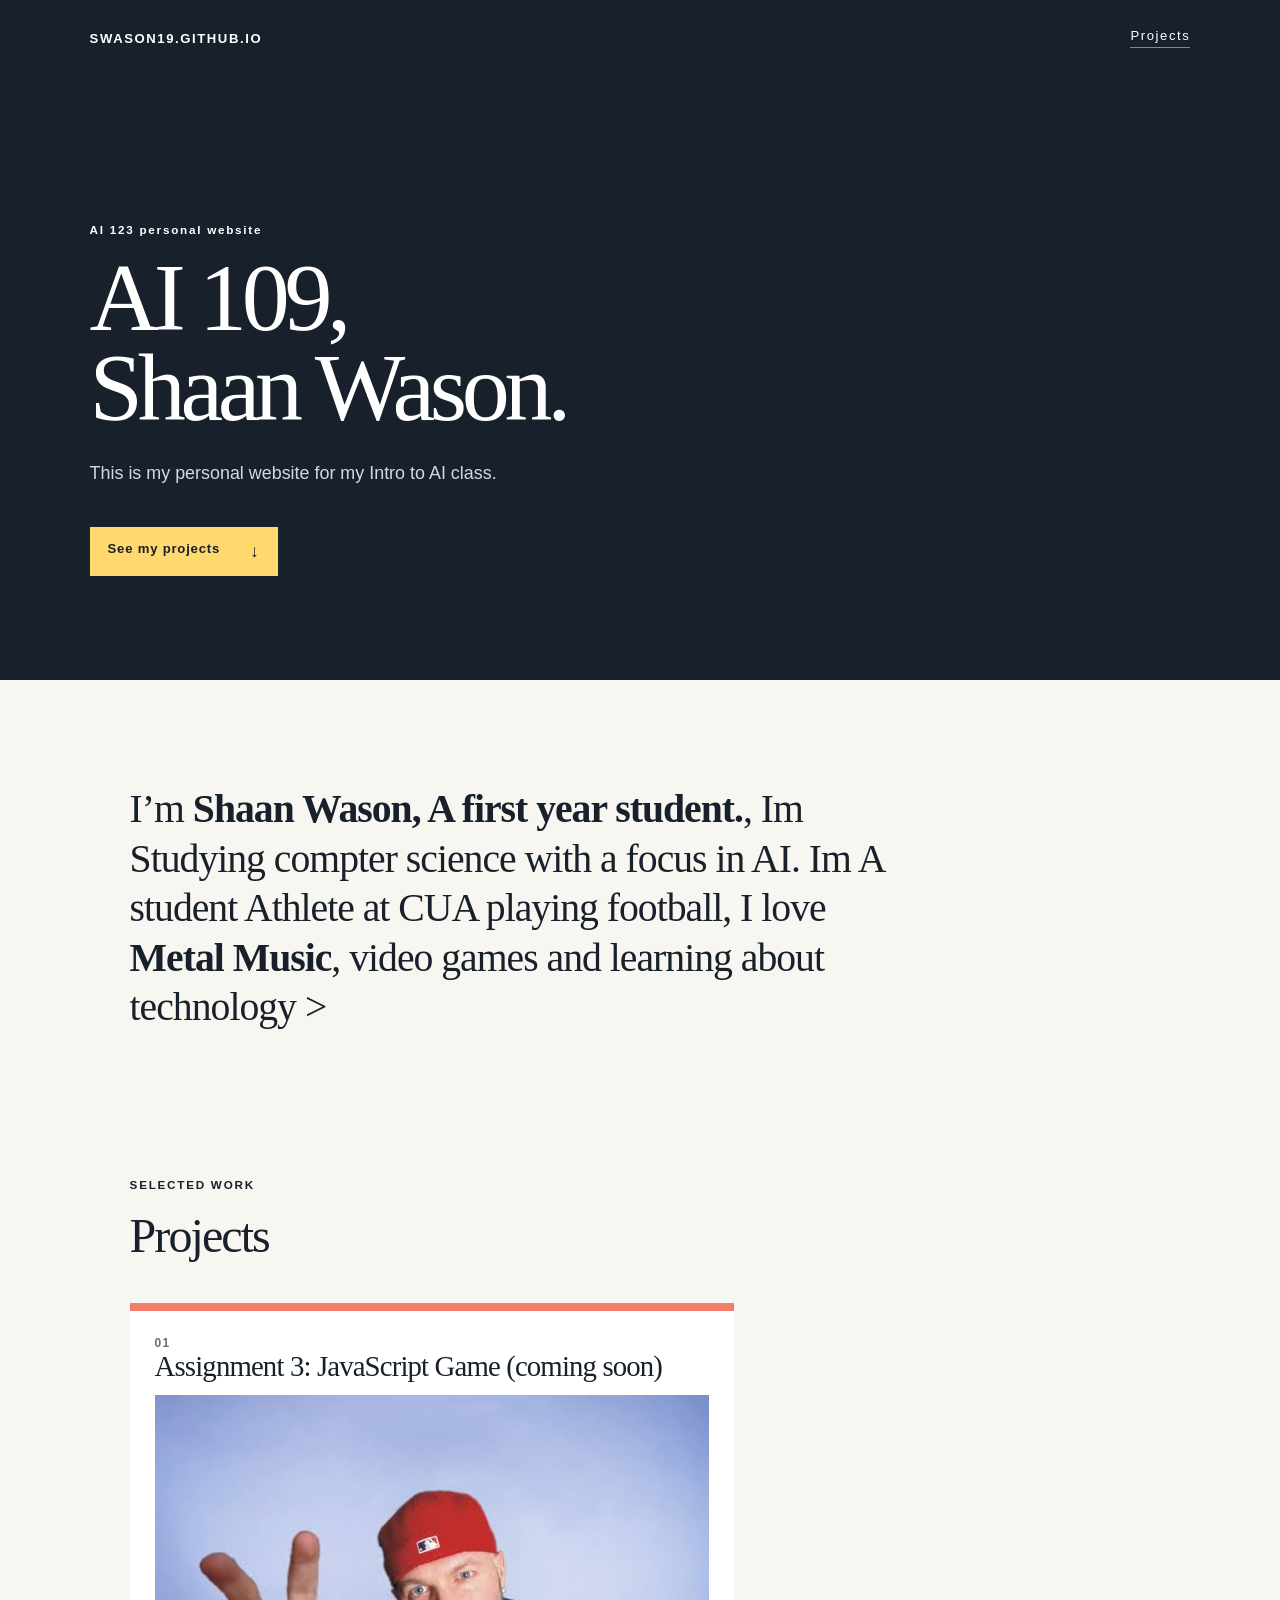
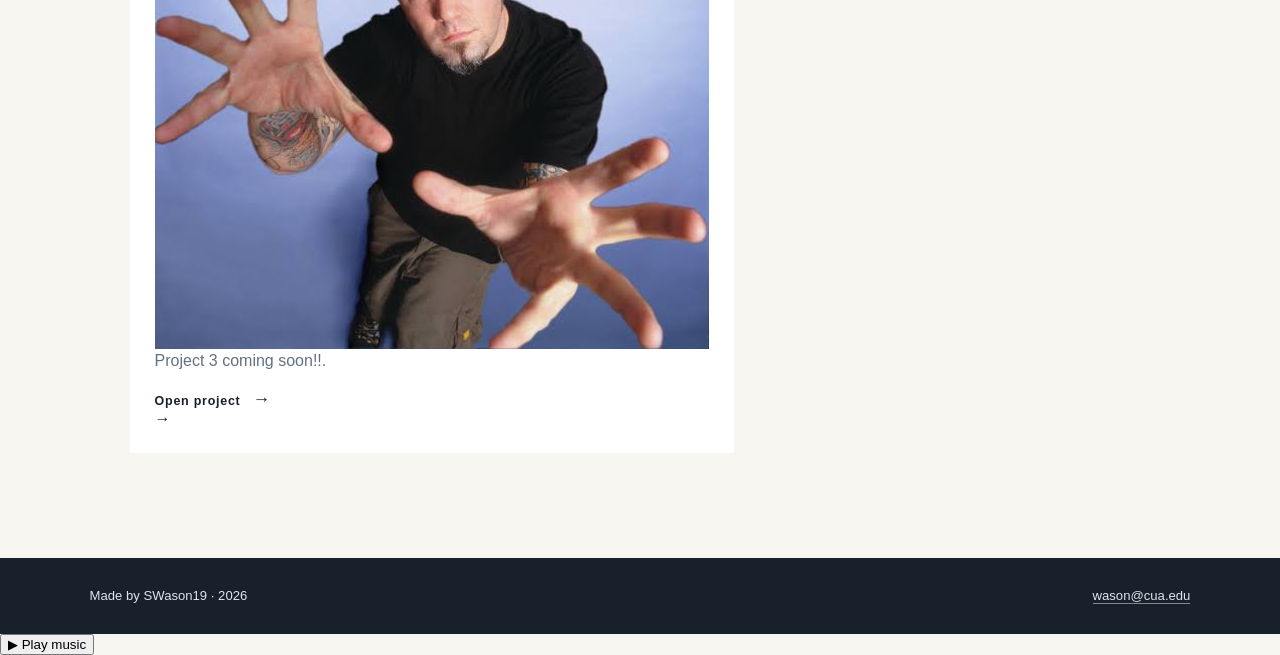
<file: index.html>
<!doctype html>
<html lang="en">
  <head>
    <meta charset="UTF-8" />
    <meta name="viewport" content="width=device-width, initial-scale=1.0" />
    <meta name="description" content="A home for projects, notes, and files." />
    <title>SWason19.github.io | Projects</title>
    <link rel="stylesheet" href="style.css" />
  </head>
  <body>
    <!-- EDIT: Change your name, headline, and paragraph below. -->
    <header class="hero">
      <nav class="nav">
        <a class="logo" href="#top">SWASON19.GITHUB.IO</a>
        <a class="nav-link" href="#projects">Projects</a>
      </nav>
      <div class="hero-content" id="top">
        <p class="eyebrow">AI 123 personal website</p>
        <h1>AI 109,<br />Shaan Wason.</h1>
        <p class="intro">This is my personal website for my Intro to AI class. <code></code> </p>
        <a class="button" href="#projects">See my projects <span>↓</span></a>
      </div>
    </header>

    <main>
      <section class="about">
        <!-- EDIT: Replace this with a short introduction. -->
        <p>I’m <strong> Shaan Wason, A first year student.</strong>, Im Studying compter science with a focus in AI. Im A student Athlete at CUA playing football, I love <strong> Metal Music</strong>, video games and learning about technology </strong>>
      </section>

      <section class="projects" id="projects">
        <div class="section-heading">
          <p class="eyebrow">SELECTED WORK</p>
          <h2>Projects</h2>
        </div>

        <div class="project-grid">
          <!-- COPY this article block to add another project. -->
          <article class="project-card accent-coral">
            <p class="project-number">01</p>
            <h3>Assignment 3: JavaScript Game (coming soon)</h3>
            <img src="Durstingit.JPEG" alt="Project 3 Image">
            <p>Project 3 coming soon!!.</p>
            <!-- Put files in /projects/ and update this link. -->
            <a href="AI109_project#3" download><a href="index.htm">Open project <span>→</span></a> →</a>
          </article>

          
          
          </article>
        </div>
      </section>
    </main>

    <footer>
      <p>Made by SWason19 · <span id="year"></span></p>
      <!-- EDIT: Add your email, social link, or delete this line. -->
      <a href="mailto:wason@cua.edu">wason@cua.edu</a>
    </footer>

    <script src="script.js"></script>

<audio id="background-music" loop>
  <source src="What If (Remastered 2024).mp3" type="audio/mpeg">
</audio>

<button id="music-button">▶ Play music</button>

<script>
  const music = document.getElementById("background-music");
  const button = document.getElementById("music-button");

  button.addEventListener("click", () => {
    if (music.paused) {
      music.play();
      button.textContent = "❚❚ Pause music";
    } else {
      music.pause();
      button.textContent = "▶ Play music";
    }
  });
</script>



  </body>
</html>
</file>
<file: style.css>
:root {
  --ink: #17202b;
  --paper: #f8f6f0;
  --muted: #637080;
  --coral: #f37d67;
  --blue: #77b9e6;
  --yellow: #ffd86e;
}

* { box-sizing: border-box; }
html { scroll-behavior: smooth; }
body { margin: 0; color: var(--ink); background: var(--paper); font-family: Arial, Helvetica, sans-serif; }
.hero { min-height: 680px; padding: 28px clamp(24px, 7vw, 112px) 70px; background: var(--ink); color: white; }
.nav { display: flex; justify-content: space-between; align-items: center; font-size: .82rem; letter-spacing: .12em; }
.logo, .nav-link, .project-card a, footer a { color: inherit; text-decoration: none; }
.logo { font-weight: 800; }
.nav-link { border-bottom: 1px solid #fff7; padding-bottom: 4px; }
.hero-content { max-width: 850px; padding-top: clamp(105px, 16vw, 175px); }
.eyebrow { margin: 0 0 17px; font-size: .73rem; font-weight: 700; letter-spacing: .15em; }
h1, h2, h3, p { margin-top: 0; }
h1 { margin-bottom: 26px; font-family: Georgia, 'Times New Roman', serif; font-size: clamp(3.15rem, 7.5vw, 7rem); font-weight: 400; line-height: .94; letter-spacing: -.055em; }
.intro { max-width: 490px; color: #d3d9df; font-size: 1.12rem; line-height: 1.65; }
code { color: #fff; font-size: .9em; }
.button { display: inline-flex; gap: 30px; margin-top: 20px; padding: 14px 18px; color: var(--ink); background: var(--yellow); font-size: .82rem; font-weight: 800; letter-spacing: .06em; text-decoration: none; }
.button span { font-size: 1.1rem; }
main { max-width: 1200px; margin: auto; padding: 0 clamp(24px, 7vw, 112px); }
.about { padding: 105px 0; max-width: 760px; }
.about p { font-family: Georgia, 'Times New Roman', serif; font-size: clamp(1.65rem, 3.1vw, 2.55rem); line-height: 1.25; letter-spacing: -.025em; }
.projects { padding-bottom: 105px; }
.section-heading { margin-bottom: 35px; }
h2 { font-family: Georgia, 'Times New Roman', serif; font-size: 3rem; font-weight: 400; letter-spacing: -.04em; }
.project-grid { display: grid; grid-template-columns: repeat(3, 1fr); gap: 18px; }
.project-card { min-height: 310px; display: flex; flex-direction: column; padding: 25px; background: white; border-top: 8px solid; }
.accent-coral { border-color: var(--coral); }
.accent-blue { border-color: var(--blue); }
.accent-yellow { border-color: var(--yellow); }
.project-number { margin-bottom: auto; color: var(--muted); font-size: .75rem; font-weight: bold; letter-spacing: .1em; }
h3 { margin-bottom: 12px; font-family: Georgia, 'Times New Roman', serif; font-size: 1.8rem; font-weight: 400; letter-spacing: -.03em; }
.project-card > p:not(.project-number) { color: var(--muted); line-height: 1.55; }
.project-card a { margin-top: auto; font-size: .78rem; font-weight: 800; letter-spacing: .06em; }
.project-card a span { margin-left: 8px; font-size: 1.1rem; }
footer { display: flex; justify-content: space-between; gap: 20px; padding: 30px clamp(24px, 7vw, 112px); color: #dfe5ea; background: var(--ink); font-size: .82rem; }
footer p { margin: 0; }
footer a { border-bottom: 1px solid #fff7; }
@media (max-width: 720px) { .hero { min-height: 580px; } .project-grid { grid-template-columns: 1fr; } .project-card { min-height: 255px; } footer { flex-direction: column; } }
.project-image {
  width: 35%;
  height: 110px;
  object-fit: cover;
  display: block;
  margin-bottom: 18px;
}
</file>
